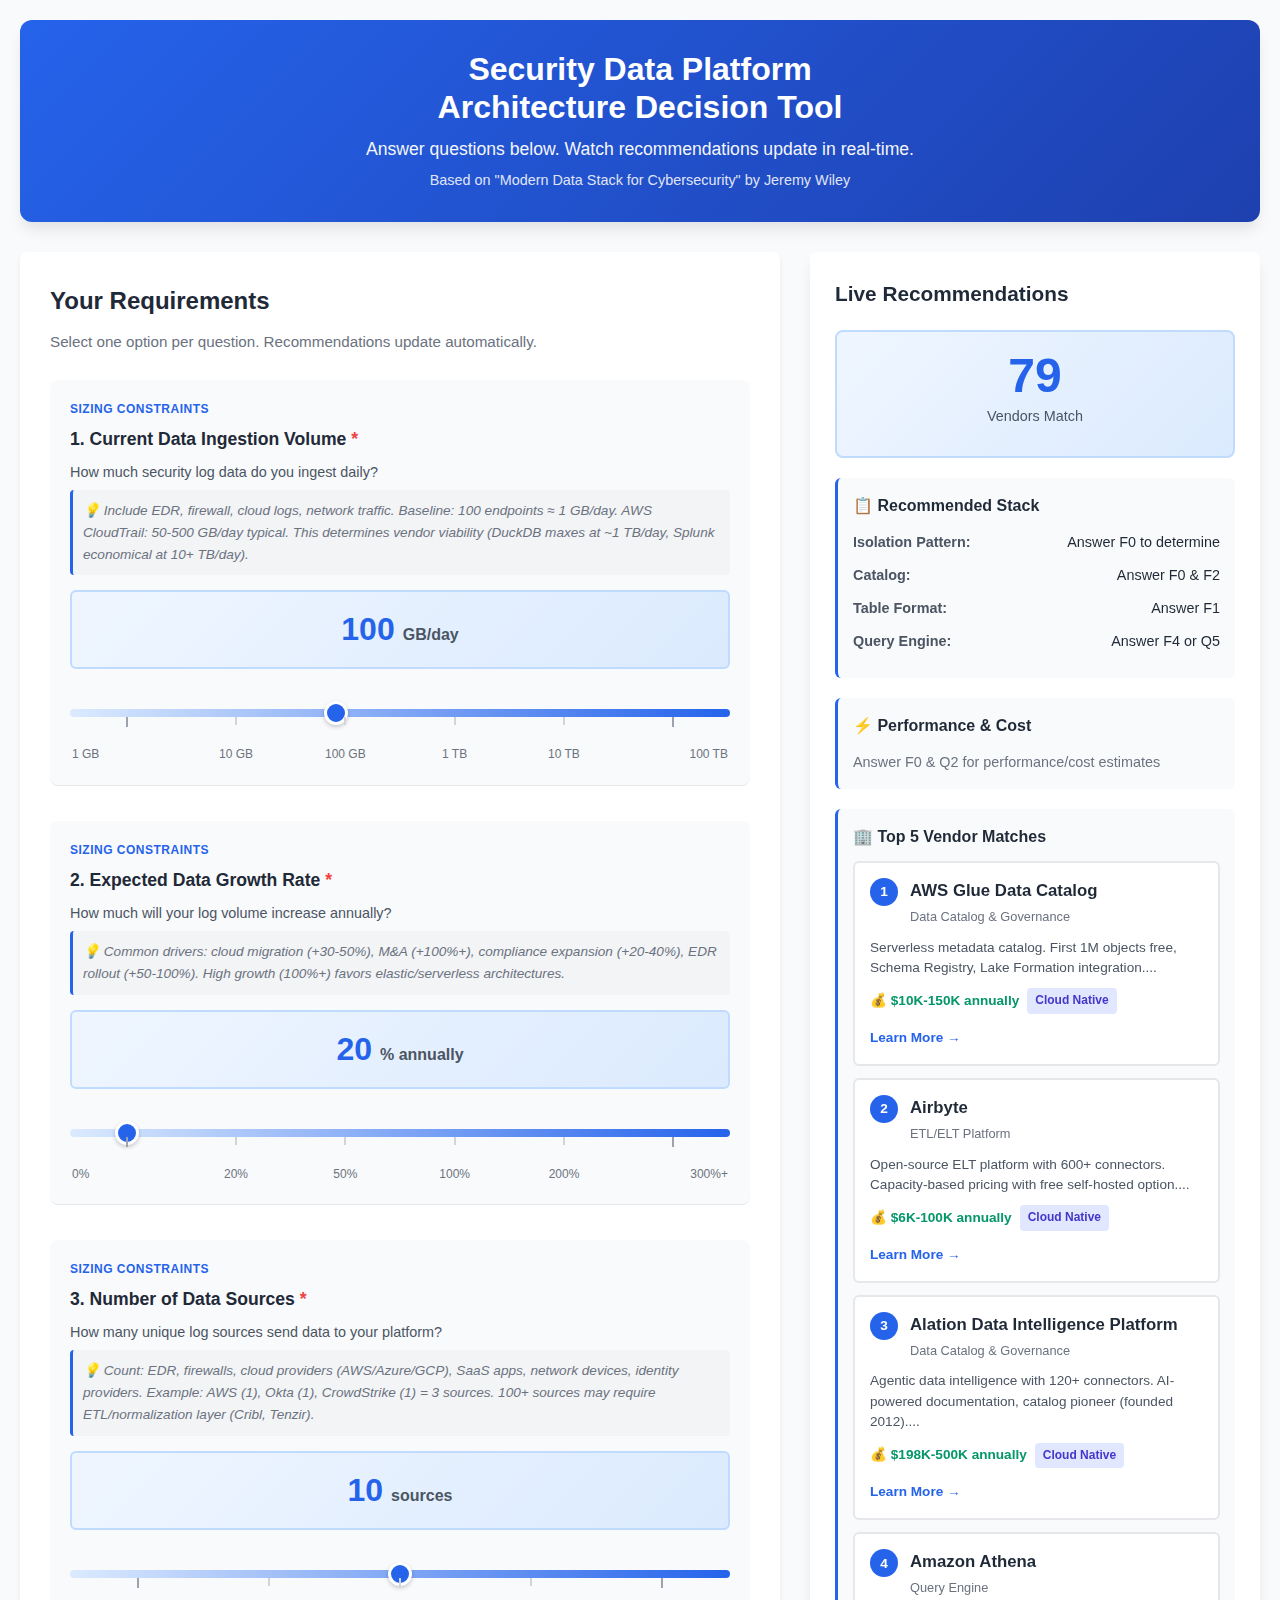
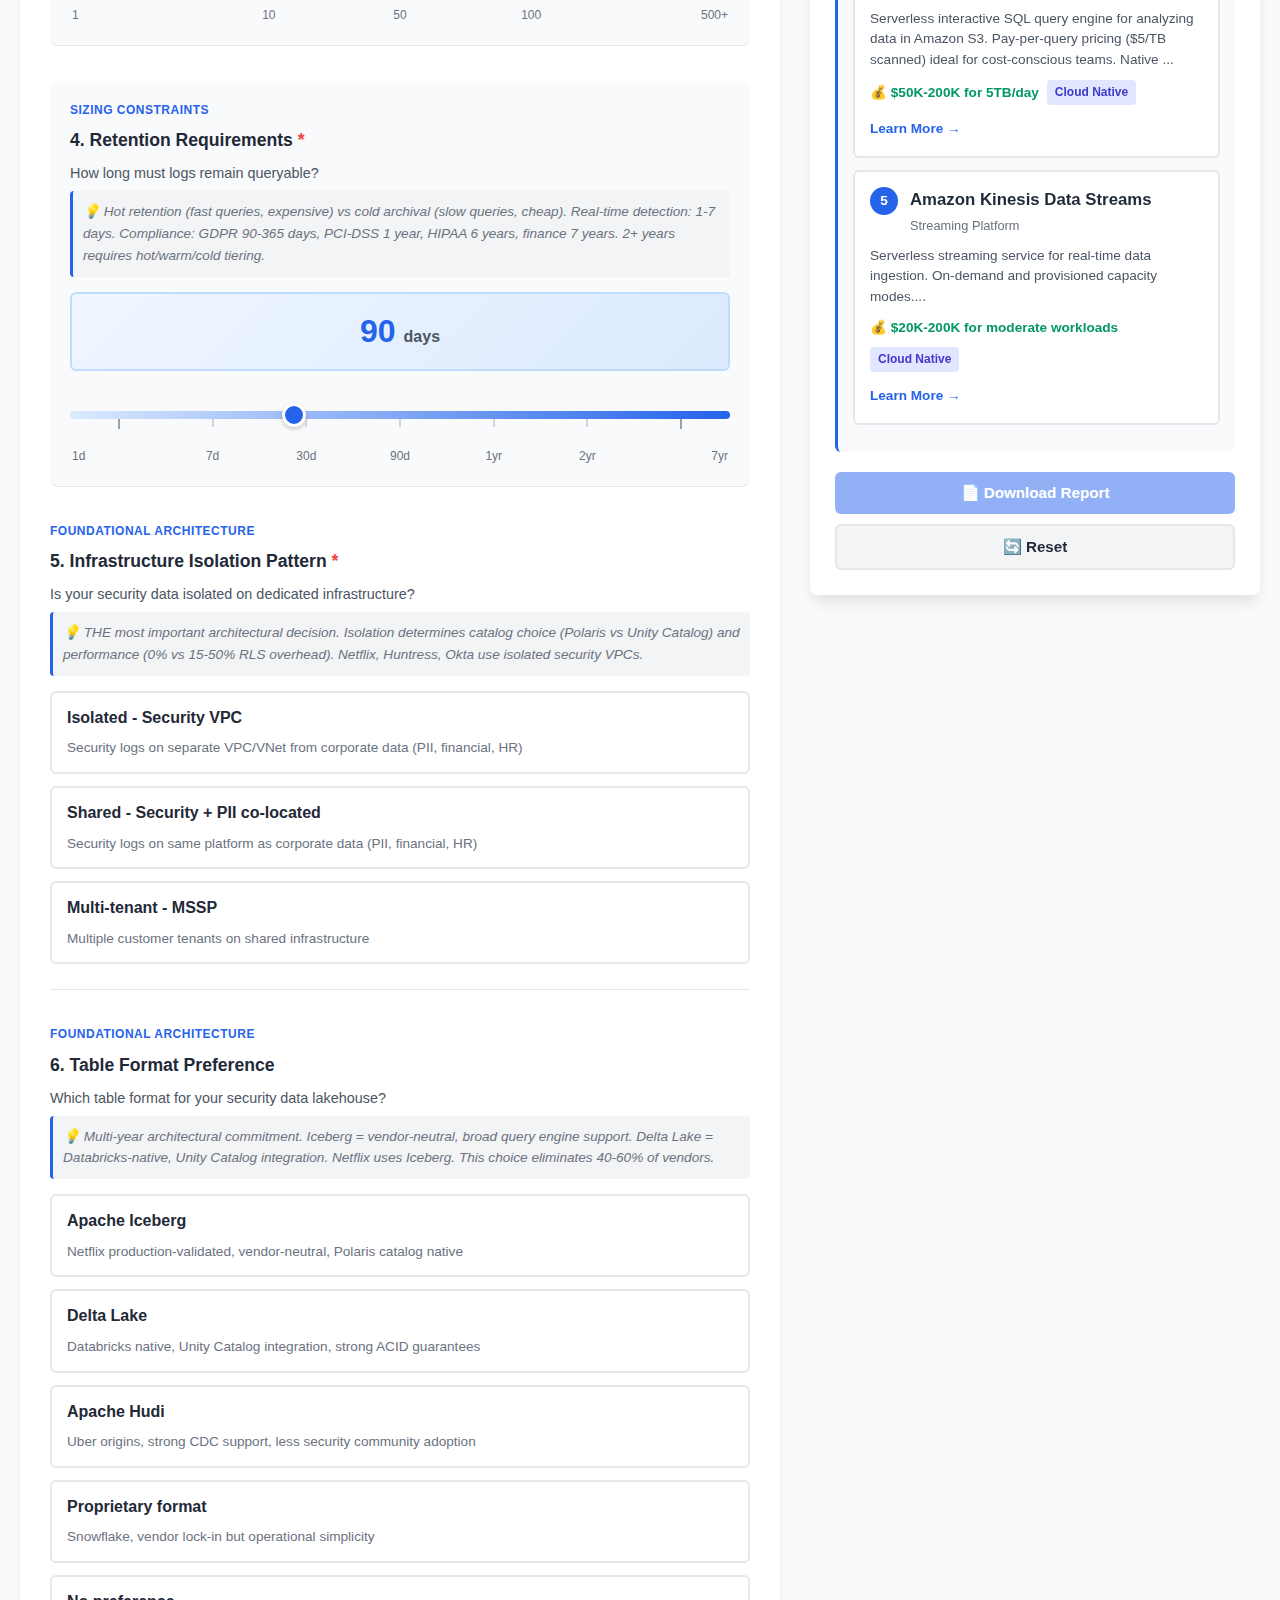
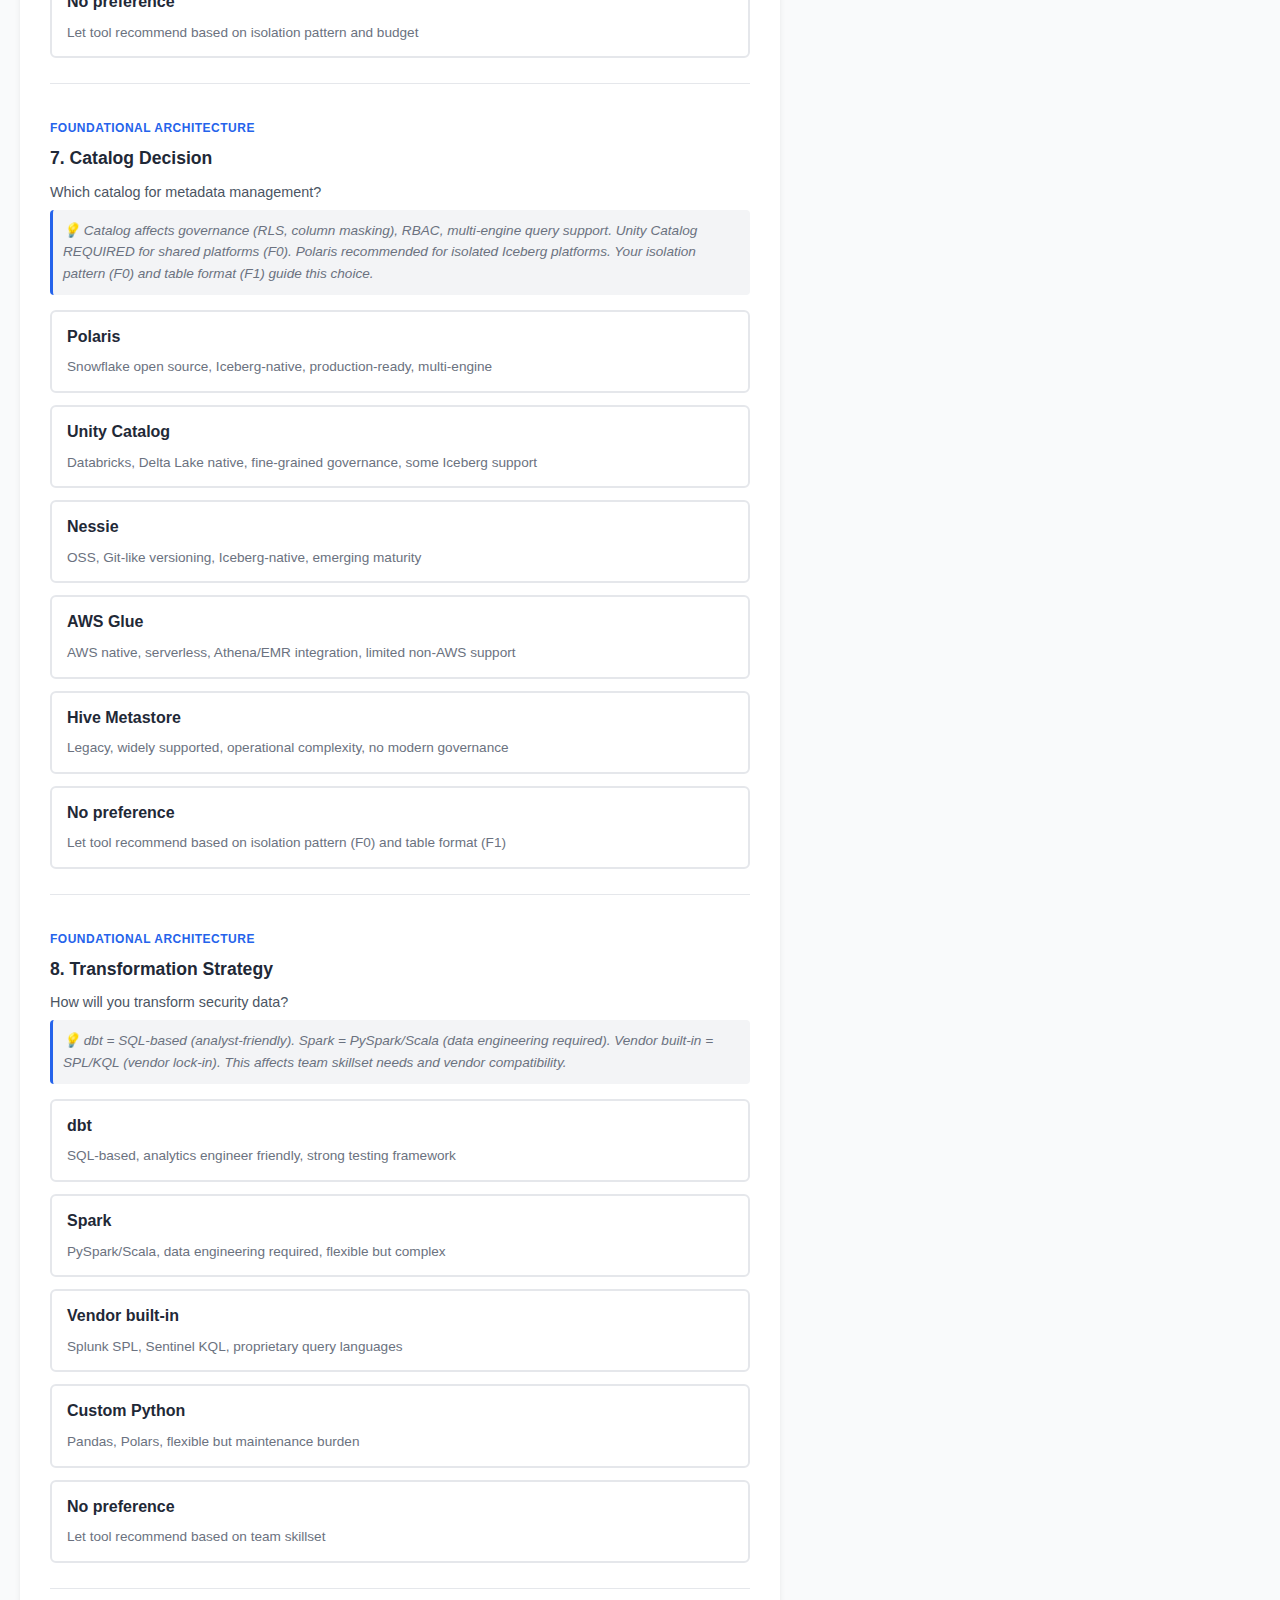
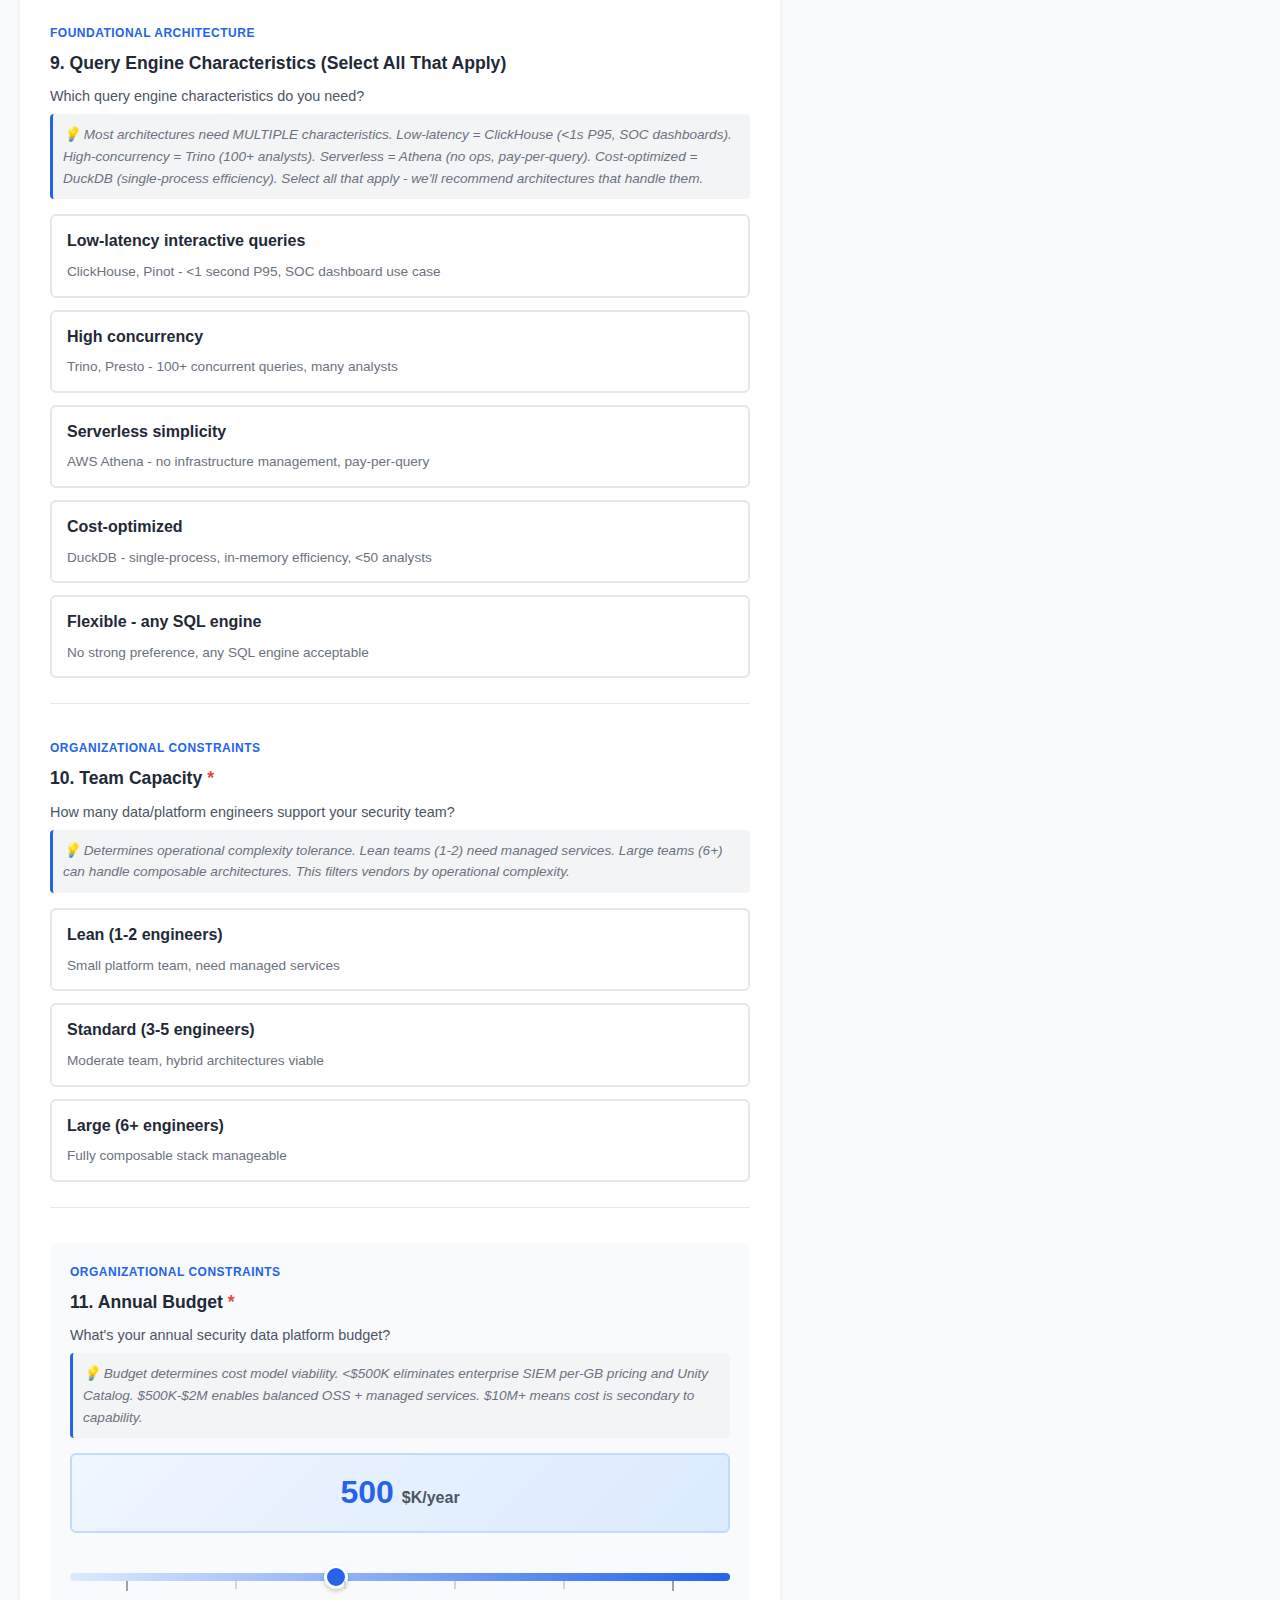
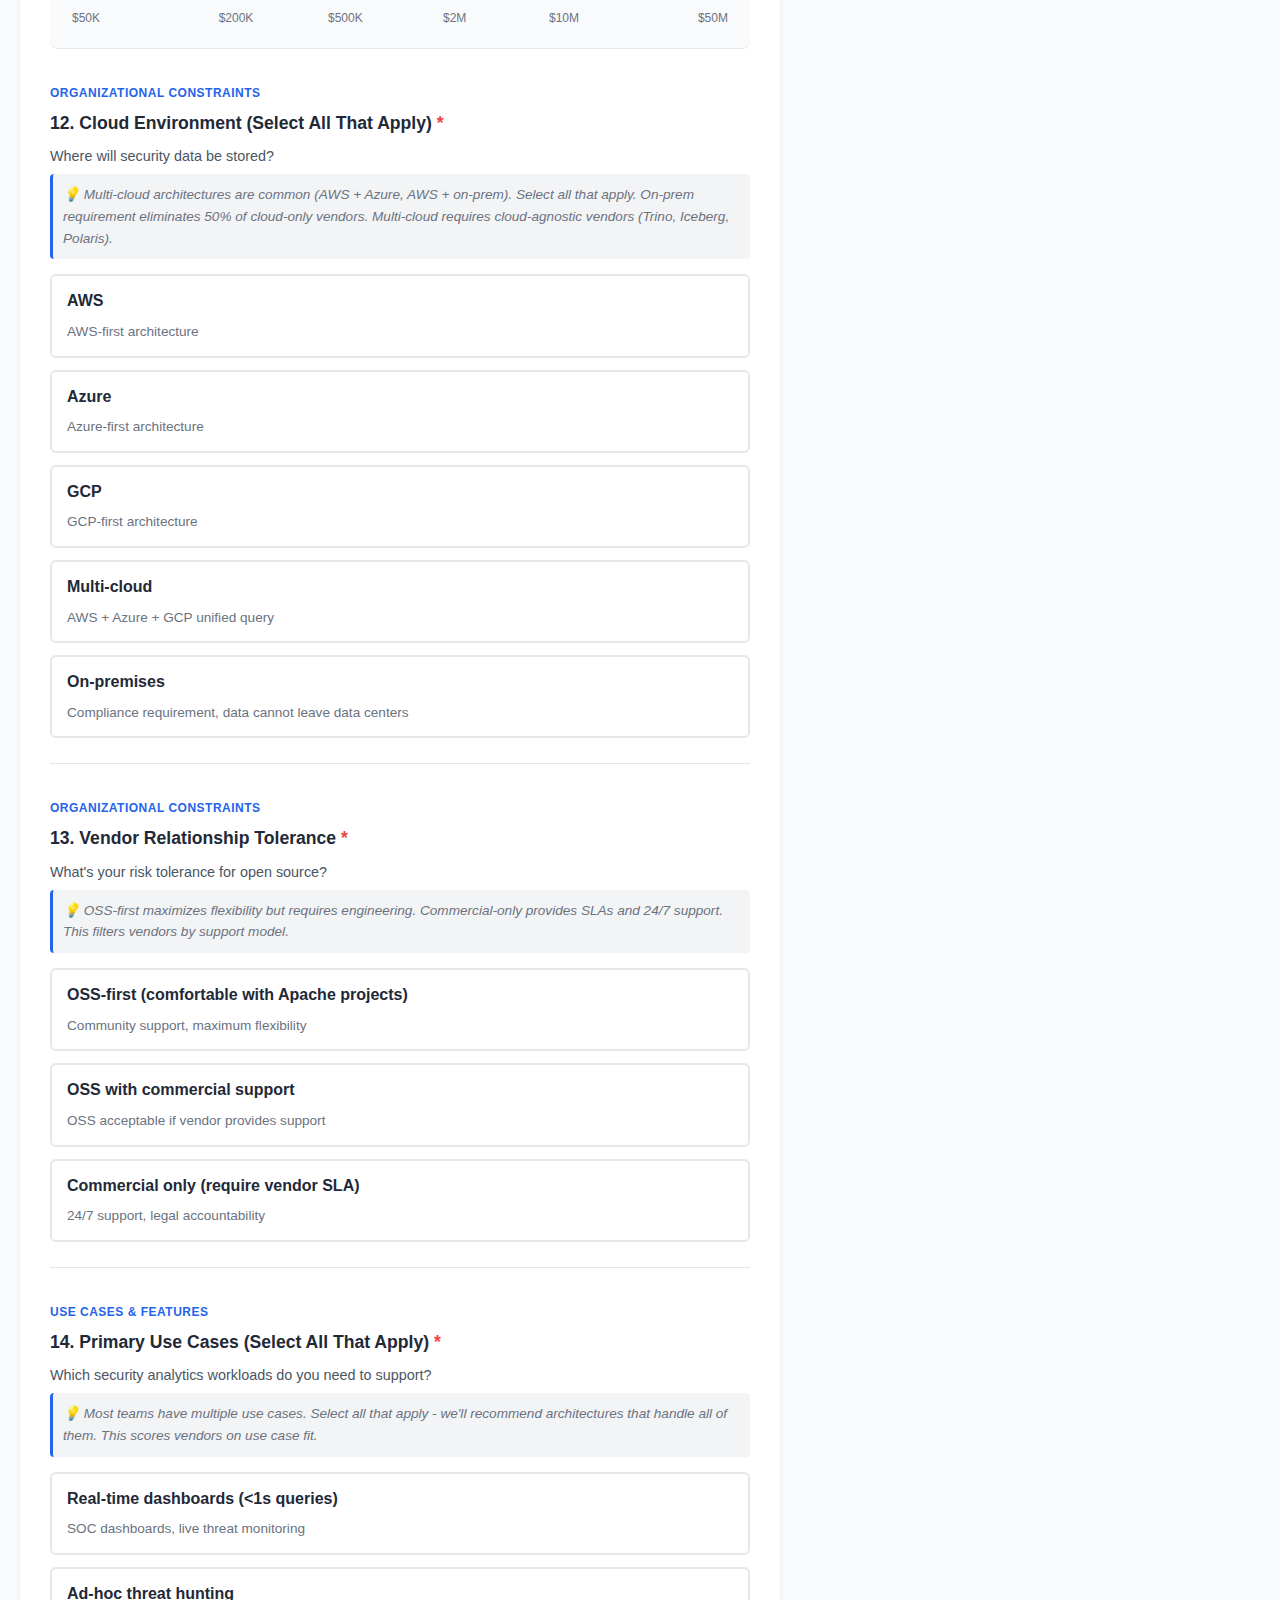
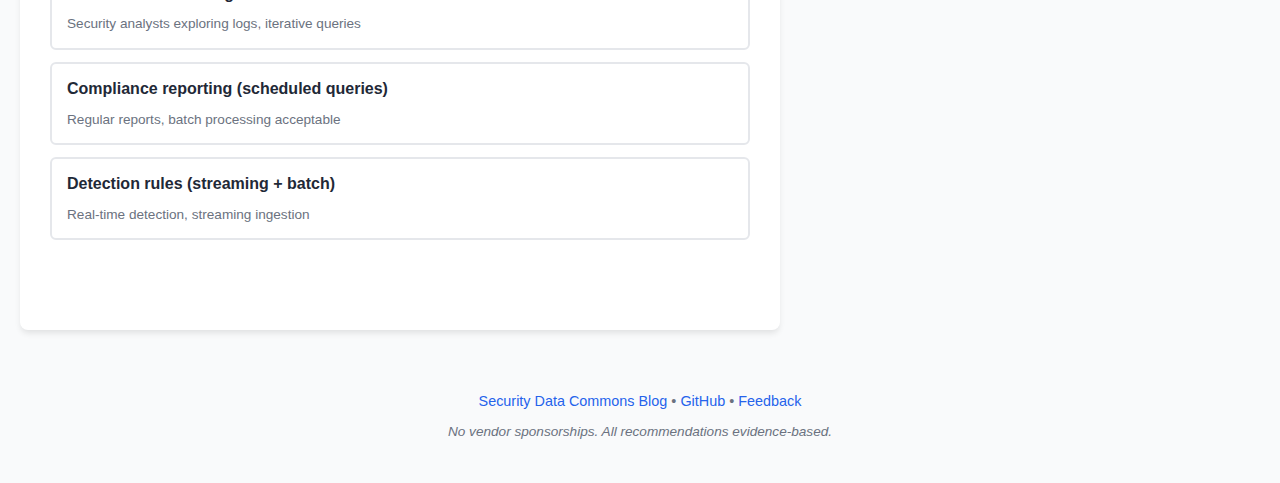
<file: docs/index.html>
<!DOCTYPE html>
<html lang="en">
<head>
    <meta charset="UTF-8">
    <meta name="viewport" content="width=device-width, initial-scale=1.0">
    <title>Security Data Platform Architecture Decision Tool</title>
    <meta name="description" content="Filter 71 security data platforms based on your constraints - real-time recommendations">
    <link rel="stylesheet" href="styles-v2.css">
</head>
<body>
    <div class="container">
        <!-- Header -->
        <header class="header">
            <h1>Security Data Platform<br>Architecture Decision Tool</h1>
            <p class="subtitle">Answer questions below. Watch recommendations update in real-time.</p>
            <p class="byline">Based on "Modern Data Stack for Cybersecurity" by Jeremy Wiley</p>
        </header>

        <!-- Main Content: Questions (Left) + Recommendations (Right) -->
        <div class="main-content">
            <!-- Left Column: Questions Form -->
            <div class="questions-panel">
                <h2>Your Requirements</h2>
                <p class="instructions">Select one option per question. Recommendations update automatically.</p>

                <form id="decisionForm">
                    <!-- Questions will be dynamically loaded here -->
                    <div id="questionsContainer"></div>
                </form>
            </div>

            <!-- Right Column: Live Recommendations -->
            <div class="recommendations-panel">
                <div class="recommendations-sticky">
                    <h2>Live Recommendations</h2>

                    <!-- Vendor Count -->
                    <div class="metric-card">
                        <div class="metric-value" id="vendorCount">71</div>
                        <div class="metric-label">Vendors Match</div>
                        <div class="metric-change" id="vendorChange"></div>
                    </div>

                    <!-- Architecture Stack -->
                    <div class="recommendation-section" id="architectureStack">
                        <h3>📋 Recommended Stack</h3>
                        <div class="stack-item">
                            <span class="stack-label">Isolation Pattern:</span>
                            <span class="stack-value" id="isolationPattern">Answer Q3</span>
                        </div>
                        <div class="stack-item">
                            <span class="stack-label">Catalog:</span>
                            <span class="stack-value" id="catalogRec">Answer Q2 & Q3</span>
                        </div>
                        <div class="stack-item">
                            <span class="stack-label">Table Format:</span>
                            <span class="stack-value" id="tableFormatRec">Answer Q3 & Q6</span>
                        </div>
                        <div class="stack-item">
                            <span class="stack-label">Query Engine:</span>
                            <span class="stack-value" id="queryEngineRec">Answer Q5</span>
                        </div>
                    </div>

                    <!-- Performance & TCO -->
                    <div class="recommendation-section" id="performanceTCO">
                        <h3>⚡ Performance & Cost</h3>
                        <div id="performanceMetrics"></div>
                    </div>

                    <!-- Production Examples -->
                    <div class="recommendation-section" id="productionExamples" style="display: none;">
                        <h3>🏢 Production Validation</h3>
                        <ul id="examplesList"></ul>
                    </div>

                    <!-- Action Buttons -->
                    <div class="action-buttons">
                        <button type="button" class="btn btn-primary" id="downloadBtn" disabled>
                            📄 Download Report
                        </button>
                        <button type="button" class="btn btn-secondary" id="resetBtn">
                            🔄 Reset
                        </button>
                    </div>
                </div>
            </div>
        </div>

        <!-- Footer -->
        <footer class="footer">
            <p>
                <a href="https://securitydatacommons.substack.com" target="_blank">Security Data Commons Blog</a> •
                <a href="https://github.com/flying-coyote/security-architect-mcp-server" target="_blank">GitHub</a> •
                <a href="https://github.com/flying-coyote/security-architect-mcp-server/issues" target="_blank">Feedback</a>
            </p>
            <p class="disclaimer">No vendor sponsorships. All recommendations evidence-based.</p>
        </footer>
    </div>

    <script src="decision-tree-v2.js"></script>
</body>
</html>
</file>
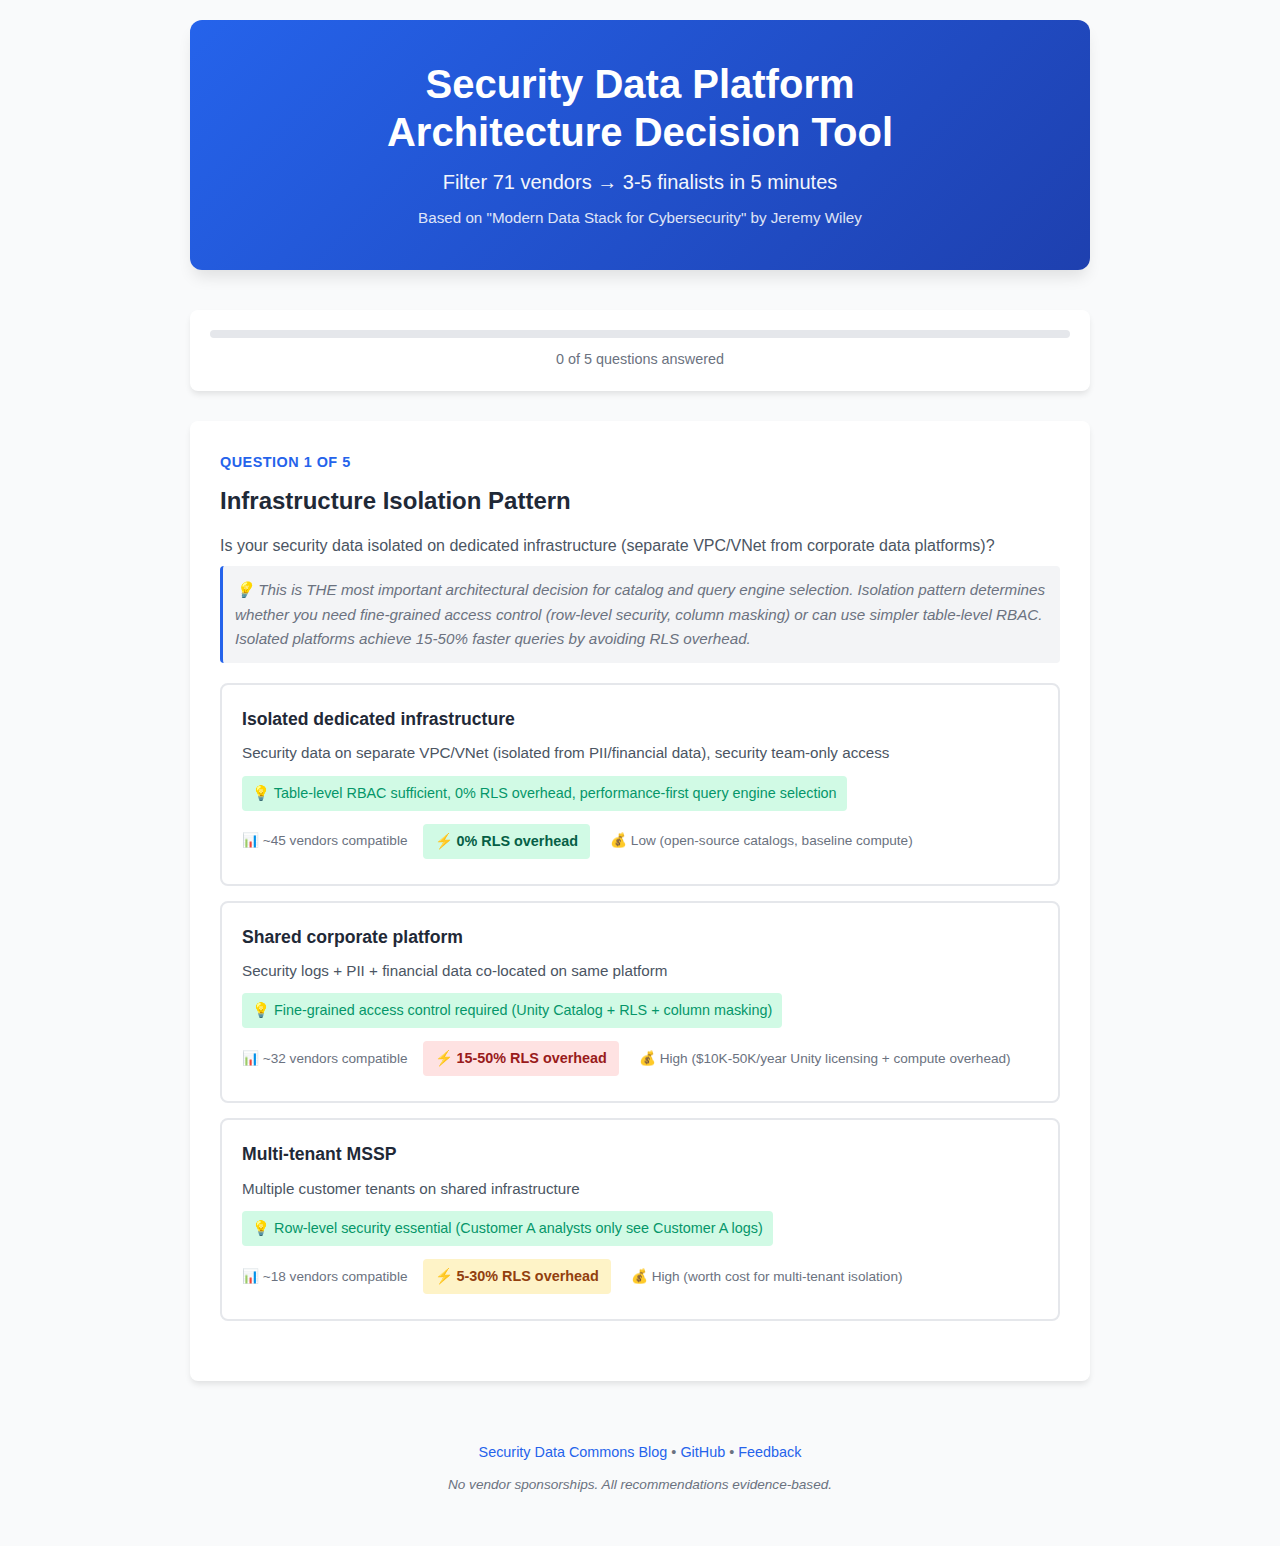
<file: docs/index-v1.html>
<!DOCTYPE html>
<html lang="en">
<head>
    <meta charset="UTF-8">
    <meta name="viewport" content="width=device-width, initial-scale=1.0">
    <title>Security Data Platform Architecture Decision Tool</title>
    <meta name="description" content="Filter 71 security data platforms to 3-5 finalists in 5 minutes using evidence-based decision framework">
    <link rel="stylesheet" href="styles.css">
</head>
<body>
    <div class="container">
        <!-- Header -->
        <header class="header">
            <h1>Security Data Platform<br>Architecture Decision Tool</h1>
            <p class="subtitle">Filter 71 vendors → 3-5 finalists in 5 minutes</p>
            <p class="byline">Based on "Modern Data Stack for Cybersecurity" by Jeremy Wiley</p>
        </header>

        <!-- Progress Bar -->
        <div class="progress-container">
            <div class="progress-bar" id="progressBar"></div>
            <p class="progress-text"><span id="currentQuestion">0</span> of <span id="totalQuestions">5</span> questions answered</p>
        </div>

        <!-- Question Container -->
        <div class="question-container" id="questionContainer">
            <!-- Questions will be dynamically loaded here -->
        </div>

        <!-- Recommendation Container (hidden initially) -->
        <div class="recommendation-container" id="recommendationContainer" style="display: none;">
            <h2>🎯 Your Recommended Architecture Stack</h2>
            <div id="recommendationContent"></div>

            <div class="action-buttons">
                <button class="btn btn-primary" onclick="downloadReport()">📄 Download Report</button>
                <button class="btn btn-secondary" onclick="resetDecisionTree()">🔄 Start Over</button>
            </div>
        </div>

        <!-- Footer -->
        <footer class="footer">
            <p>
                <a href="https://securitydatacommons.substack.com" target="_blank">Security Data Commons Blog</a> •
                <a href="https://github.com/flying-coyote/security-architect-mcp-server" target="_blank">GitHub</a> •
                <a href="https://github.com/flying-coyote/security-architect-mcp-server/issues" target="_blank">Feedback</a>
            </p>
            <p class="disclaimer">No vendor sponsorships. All recommendations evidence-based.</p>
        </footer>
    </div>

    <script src="decision-tree.js"></script>
</body>
</html>
</file>
<file: docs/styles-v2.css>
/* Reset and Base Styles */
* {
    margin: 0;
    padding: 0;
    box-sizing: border-box;
}

:root {
    --primary-color: #2563eb;
    --secondary-color: #10b981;
    --danger-color: #ef4444;
    --text-color: #1f2937;
    --bg-color: #f9fafb;
    --card-bg: #ffffff;
    --border-color: #e5e7eb;
    --shadow: 0 4px 6px -1px rgb(0 0 0 / 0.1);
    --shadow-lg: 0 10px 15px -3px rgb(0 0 0 / 0.1);
}

body {
    font-family: -apple-system, BlinkMacSystemFont, 'Segoe UI', Roboto, Oxygen, Ubuntu, Cantarell, sans-serif;
    line-height: 1.6;
    color: var(--text-color);
    background-color: var(--bg-color);
    padding: 20px;
}

.container {
    max-width: 1400px;
    margin: 0 auto;
}

/* Header */
.header {
    text-align: center;
    margin-bottom: 30px;
    padding: 30px 20px;
    background: linear-gradient(135deg, var(--primary-color) 0%, #1e40af 100%);
    color: white;
    border-radius: 12px;
    box-shadow: var(--shadow-lg);
}

.header h1 {
    font-size: 2rem;
    font-weight: 700;
    margin-bottom: 8px;
    line-height: 1.2;
}

.subtitle {
    font-size: 1.1rem;
    margin-bottom: 6px;
    opacity: 0.95;
}

.byline {
    font-size: 0.9rem;
    opacity: 0.85;
}

/* Main Content: Two Column Layout */
.main-content {
    display: grid;
    grid-template-columns: 1fr 450px;
    gap: 30px;
    margin-bottom: 40px;
}

/* Questions Panel (Left Column) */
.questions-panel {
    background-color: var(--card-bg);
    padding: 30px;
    border-radius: 8px;
    box-shadow: var(--shadow);
}

.questions-panel h2 {
    font-size: 1.5rem;
    margin-bottom: 10px;
    color: var(--text-color);
}

.instructions {
    font-size: 0.95rem;
    color: #6b7280;
    margin-bottom: 25px;
}

/* Question Styling */
.question-group {
    margin-bottom: 35px;
    padding-bottom: 25px;
    border-bottom: 1px solid var(--border-color);
}

.question-group:last-child {
    border-bottom: none;
}

.section-label {
    font-size: 0.75rem;
    font-weight: 600;
    color: var(--primary-color);
    text-transform: uppercase;
    letter-spacing: 0.5px;
    margin-bottom: 6px;
}

.question-title {
    font-size: 1.1rem;
    font-weight: 600;
    color: var(--text-color);
    margin-bottom: 8px;
}

.question-description {
    font-size: 0.9rem;
    color: #4b5563;
    margin-bottom: 6px;
}

.question-help {
    font-size: 0.85rem;
    color: #6b7280;
    font-style: italic;
    padding: 10px;
    background-color: #f3f4f6;
    border-left: 3px solid var(--primary-color);
    border-radius: 4px;
    margin-bottom: 15px;
}

/* Radio Button Options */
.options {
    display: flex;
    flex-direction: column;
    gap: 12px;
}

.option {
    position: relative;
    border: 2px solid var(--border-color);
    border-radius: 6px;
    padding: 12px 15px;
    cursor: pointer;
    transition: all 0.2s ease;
    background-color: white;
}

.option:hover {
    border-color: var(--primary-color);
    box-shadow: 0 2px 4px rgb(0 0 0 / 0.05);
}

.option.selected {
    border-color: var(--primary-color);
    background-color: #eff6ff;
}

.option input[type="radio"],
.option input[type="checkbox"] {
    position: absolute;
    opacity: 0;
    cursor: pointer;
}

.option-label {
    font-size: 1rem;
    font-weight: 600;
    color: var(--text-color);
    margin-bottom: 4px;
    display: block;
}

.option-description {
    font-size: 0.85rem;
    color: #6b7280;
}

/* Slider Question Styling */
.slider-question {
    padding: 20px;
    background-color: #f9fafb;
    border-radius: 8px;
}

.slider-value-display {
    display: flex;
    align-items: baseline;
    justify-content: center;
    margin-bottom: 20px;
    padding: 12px;
    background: linear-gradient(135deg, #eff6ff 0%, #dbeafe 100%);
    border-radius: 6px;
    border: 2px solid #bfdbfe;
}

.slider-current-value {
    font-size: 2rem;
    font-weight: 700;
    color: var(--primary-color);
    margin-right: 8px;
}

.slider-unit {
    font-size: 1rem;
    font-weight: 600;
    color: #4b5563;
}

/* Slider Input Styling */
.slider {
    -webkit-appearance: none;
    appearance: none;
    width: 100%;
    height: 8px;
    background: linear-gradient(to right, #dbeafe 0%, var(--primary-color) 100%);
    border-radius: 4px;
    outline: none;
    margin: 20px 0;
    cursor: pointer;
    transition: all 0.2s ease;
}

.slider:hover {
    box-shadow: 0 2px 8px rgba(37, 99, 235, 0.3);
}

.slider:focus {
    box-shadow: 0 0 0 3px rgba(37, 99, 235, 0.2);
}

/* Slider Thumb - Webkit (Chrome, Safari, Edge) */
.slider::-webkit-slider-thumb {
    -webkit-appearance: none;
    appearance: none;
    width: 24px;
    height: 24px;
    background-color: var(--primary-color);
    border: 3px solid white;
    border-radius: 50%;
    cursor: pointer;
    box-shadow: 0 2px 4px rgba(0, 0, 0, 0.2);
    transition: all 0.2s ease;
}

.slider::-webkit-slider-thumb:hover {
    background-color: #1d4ed8;
    transform: scale(1.15);
    box-shadow: 0 4px 8px rgba(0, 0, 0, 0.3);
}

.slider::-webkit-slider-thumb:active {
    transform: scale(1.05);
}

/* Slider Thumb - Firefox */
.slider::-moz-range-thumb {
    width: 24px;
    height: 24px;
    background-color: var(--primary-color);
    border: 3px solid white;
    border-radius: 50%;
    cursor: pointer;
    box-shadow: 0 2px 4px rgba(0, 0, 0, 0.2);
    transition: all 0.2s ease;
}

.slider::-moz-range-thumb:hover {
    background-color: #1d4ed8;
    transform: scale(1.15);
    box-shadow: 0 4px 8px rgba(0, 0, 0, 0.3);
}

.slider::-moz-range-thumb:active {
    transform: scale(1.05);
}

/* Slider Track - Firefox */
.slider::-moz-range-track {
    background: linear-gradient(to right, #dbeafe 0%, var(--primary-color) 100%);
    border-radius: 4px;
}

/* Slider Markers */
.slider-markers {
    display: flex;
    justify-content: space-between;
    margin-top: 8px;
    padding: 0 2px;
}

.slider-marker {
    font-size: 0.75rem;
    color: #6b7280;
    text-align: center;
    flex: 1;
    position: relative;
    cursor: pointer;
    transition: all 0.2s ease;
}

.slider-marker:first-child {
    text-align: left;
}

.slider-marker:last-child {
    text-align: right;
}

.slider-marker:hover {
    color: var(--primary-color);
    font-weight: 600;
}

.slider-marker::before {
    content: '';
    position: absolute;
    top: -28px;
    left: 50%;
    transform: translateX(-50%);
    width: 2px;
    height: 8px;
    background-color: #d1d5db;
}

.slider-marker:first-child::before,
.slider-marker:last-child::before {
    background-color: #9ca3af;
    height: 10px;
}

/* Recommendations Panel (Right Column) */
.recommendations-panel {
    position: relative;
}

.recommendations-sticky {
    position: sticky;
    top: 20px;
    background-color: var(--card-bg);
    padding: 25px;
    border-radius: 8px;
    box-shadow: var(--shadow-lg);
}

.recommendations-sticky h2 {
    font-size: 1.3rem;
    margin-bottom: 20px;
    color: var(--text-color);
}

/* Metric Card */
.metric-card {
    background: linear-gradient(135deg, #eff6ff 0%, #dbeafe 100%);
    padding: 20px;
    border-radius: 8px;
    text-align: center;
    margin-bottom: 20px;
    border: 2px solid #bfdbfe;
}

.metric-value {
    font-size: 3rem;
    font-weight: 700;
    color: var(--primary-color);
    line-height: 1;
}

.metric-label {
    font-size: 0.9rem;
    color: #4b5563;
    margin-top: 5px;
}

.metric-change {
    font-size: 0.85rem;
    color: #059669;
    margin-top: 8px;
    font-weight: 600;
}

.metric-change.negative {
    color: #dc2626;
}

/* Recommendation Sections */
.recommendation-section {
    margin-bottom: 20px;
    padding: 15px;
    background-color: #f9fafb;
    border-radius: 6px;
    border-left: 3px solid var(--primary-color);
}

.recommendation-section h3 {
    font-size: 1rem;
    margin-bottom: 12px;
    color: var(--text-color);
}

.stack-item {
    display: flex;
    justify-content: space-between;
    margin-bottom: 10px;
    font-size: 0.9rem;
}

.stack-label {
    font-weight: 600;
    color: #4b5563;
}

.stack-value {
    color: var(--text-color);
    text-align: right;
}

.performance-badge {
    display: inline-block;
    padding: 4px 10px;
    border-radius: 4px;
    font-size: 0.85rem;
    font-weight: 600;
    margin: 4px 4px 4px 0;
}

.performance-badge.good {
    background-color: #d1fae5;
    color: #065f46;
}

.performance-badge.moderate {
    background-color: #fef3c7;
    color: #92400e;
}

.performance-badge.high {
    background-color: #fee2e2;
    color: #991b1b;
}

#productionExamples ul {
    list-style: none;
    padding-left: 0;
}

#productionExamples li {
    padding: 6px 0;
    font-size: 0.9rem;
    color: #4b5563;
}

#productionExamples li:before {
    content: "✓ ";
    color: var(--secondary-color);
    font-weight: bold;
    margin-right: 6px;
}

/* Vendor Cards */
.vendor-card {
    border: 2px solid var(--border-color);
    border-radius: 6px;
    padding: 15px;
    margin-bottom: 12px;
    background-color: white;
    transition: all 0.2s ease;
}

.vendor-card:hover {
    border-color: var(--primary-color);
    box-shadow: 0 2px 4px rgb(0 0 0 / 0.1);
}

.vendor-header {
    display: flex;
    align-items: flex-start;
    gap: 12px;
    margin-bottom: 10px;
}

.vendor-rank {
    display: inline-flex;
    align-items: center;
    justify-content: center;
    width: 28px;
    height: 28px;
    background-color: var(--primary-color);
    color: white;
    border-radius: 50%;
    font-size: 0.85rem;
    font-weight: 700;
    flex-shrink: 0;
}

.vendor-name {
    font-size: 1.05rem;
    font-weight: 600;
    color: var(--text-color);
    margin-bottom: 2px;
}

.vendor-category {
    font-size: 0.8rem;
    color: #6b7280;
    font-weight: 500;
}

.vendor-description {
    font-size: 0.85rem;
    color: #4b5563;
    line-height: 1.5;
    margin-bottom: 10px;
}

.vendor-meta {
    display: flex;
    flex-wrap: wrap;
    gap: 8px;
    align-items: center;
    margin-bottom: 10px;
}

.vendor-cost {
    font-size: 0.85rem;
    color: #059669;
    font-weight: 600;
}

.vendor-badge {
    display: inline-block;
    padding: 3px 8px;
    background-color: #e0e7ff;
    color: #4338ca;
    border-radius: 4px;
    font-size: 0.75rem;
    font-weight: 600;
}

.vendor-link {
    display: inline-block;
    font-size: 0.85rem;
    color: var(--primary-color);
    text-decoration: none;
    font-weight: 600;
    transition: all 0.2s ease;
}

.vendor-link:hover {
    color: #1d4ed8;
    text-decoration: underline;
}

/* Action Buttons */
.action-buttons {
    display: flex;
    flex-direction: column;
    gap: 10px;
    margin-top: 20px;
}

.btn {
    padding: 12px 20px;
    border: none;
    border-radius: 6px;
    font-size: 0.95rem;
    font-weight: 600;
    cursor: pointer;
    transition: all 0.2s ease;
    text-align: center;
}

.btn-primary {
    background-color: var(--primary-color);
    color: white;
}

.btn-primary:hover:not(:disabled) {
    background-color: #1d4ed8;
    transform: translateY(-2px);
    box-shadow: var(--shadow);
}

.btn-primary:disabled {
    opacity: 0.5;
    cursor: not-allowed;
}

.btn-secondary {
    background-color: #f3f4f6;
    color: var(--text-color);
    border: 2px solid var(--border-color);
}

.btn-secondary:hover {
    background-color: #e5e7eb;
}

/* Footer */
.footer {
    text-align: center;
    padding: 20px;
    color: #6b7280;
    font-size: 0.9rem;
}

.footer a {
    color: var(--primary-color);
    text-decoration: none;
}

.footer a:hover {
    text-decoration: underline;
}

.disclaimer {
    margin-top: 8px;
    font-size: 0.85rem;
    font-style: italic;
}

/* Responsive Design */
@media (max-width: 1024px) {
    .main-content {
        grid-template-columns: 1fr;
    }

    .recommendations-sticky {
        position: static;
        margin-top: 20px;
    }
}

@media (max-width: 768px) {
    .header h1 {
        font-size: 1.6rem;
    }

    .subtitle {
        font-size: 1rem;
    }

    .questions-panel,
    .recommendations-sticky {
        padding: 20px;
    }

    .metric-value {
        font-size: 2.5rem;
    }
}

/* Animations */
@keyframes fadeIn {
    from {
        opacity: 0;
        transform: translateY(10px);
    }
    to {
        opacity: 1;
        transform: translateY(0);
    }
}

.question-group {
    animation: fadeIn 0.3s ease;
}

.recommendation-section {
    animation: fadeIn 0.4s ease;
}
</file>
<file: docs/styles.css>
/* Reset and Base Styles */
* {
    margin: 0;
    padding: 0;
    box-sizing: border-box;
}

:root {
    --primary-color: #2563eb;
    --secondary-color: #10b981;
    --danger-color: #ef4444;
    --text-color: #1f2937;
    --bg-color: #f9fafb;
    --card-bg: #ffffff;
    --border-color: #e5e7eb;
    --shadow: 0 4px 6px -1px rgb(0 0 0 / 0.1);
    --shadow-lg: 0 10px 15px -3px rgb(0 0 0 / 0.1);
}

body {
    font-family: -apple-system, BlinkMacSystemFont, 'Segoe UI', Roboto, Oxygen, Ubuntu, Cantarell, sans-serif;
    line-height: 1.6;
    color: var(--text-color);
    background-color: var(--bg-color);
    padding: 20px;
}

.container {
    max-width: 900px;
    margin: 0 auto;
}

/* Header */
.header {
    text-align: center;
    margin-bottom: 40px;
    padding: 40px 20px;
    background: linear-gradient(135deg, var(--primary-color) 0%, #1e40af 100%);
    color: white;
    border-radius: 12px;
    box-shadow: var(--shadow-lg);
}

.header h1 {
    font-size: 2.5rem;
    font-weight: 700;
    margin-bottom: 10px;
    line-height: 1.2;
}

.subtitle {
    font-size: 1.25rem;
    margin-bottom: 8px;
    opacity: 0.95;
}

.byline {
    font-size: 0.95rem;
    opacity: 0.85;
}

/* Progress Bar */
.progress-container {
    margin-bottom: 30px;
    background-color: var(--card-bg);
    padding: 20px;
    border-radius: 8px;
    box-shadow: var(--shadow);
}

.progress-bar {
    height: 8px;
    background-color: var(--border-color);
    border-radius: 4px;
    overflow: hidden;
    margin-bottom: 10px;
    position: relative;
}

.progress-bar::after {
    content: '';
    position: absolute;
    left: 0;
    top: 0;
    height: 100%;
    width: var(--progress, 0%);
    background: linear-gradient(90deg, var(--primary-color), var(--secondary-color));
    transition: width 0.3s ease;
}

.progress-text {
    text-align: center;
    font-size: 0.9rem;
    color: #6b7280;
}

/* Question Container */
.question-container {
    background-color: var(--card-bg);
    padding: 30px;
    border-radius: 8px;
    box-shadow: var(--shadow);
    margin-bottom: 30px;
}

.question {
    margin-bottom: 30px;
}

.question-header {
    margin-bottom: 20px;
}

.question-number {
    font-size: 0.9rem;
    font-weight: 600;
    color: var(--primary-color);
    text-transform: uppercase;
    letter-spacing: 0.5px;
    margin-bottom: 8px;
}

.question-title {
    font-size: 1.5rem;
    font-weight: 600;
    color: var(--text-color);
    margin-bottom: 12px;
}

.question-description {
    font-size: 1rem;
    color: #4b5563;
    margin-bottom: 8px;
}

.question-context {
    font-size: 0.95rem;
    color: #6b7280;
    font-style: italic;
    padding: 12px;
    background-color: #f3f4f6;
    border-left: 3px solid var(--primary-color);
    border-radius: 4px;
    margin-bottom: 20px;
}

/* Options */
.options {
    display: flex;
    flex-direction: column;
    gap: 15px;
}

.option {
    position: relative;
    border: 2px solid var(--border-color);
    border-radius: 8px;
    padding: 20px;
    cursor: pointer;
    transition: all 0.2s ease;
    background-color: white;
}

.option:hover {
    border-color: var(--primary-color);
    box-shadow: var(--shadow);
    transform: translateY(-2px);
}

.option.selected {
    border-color: var(--primary-color);
    background-color: #eff6ff;
}

.option input[type="radio"] {
    position: absolute;
    opacity: 0;
    cursor: pointer;
}

.option-label {
    font-size: 1.1rem;
    font-weight: 600;
    color: var(--text-color);
    margin-bottom: 8px;
    display: block;
}

.option-description {
    font-size: 0.95rem;
    color: #4b5563;
    margin-bottom: 10px;
}

.option-impact {
    font-size: 0.9rem;
    color: #059669;
    background-color: #d1fae5;
    padding: 6px 10px;
    border-radius: 4px;
    display: inline-block;
    margin-bottom: 8px;
}

.option-meta {
    font-size: 0.85rem;
    color: #6b7280;
    display: flex;
    gap: 15px;
    flex-wrap: wrap;
}

.option-meta span {
    display: flex;
    align-items: center;
    gap: 5px;
}

/* Recommendation Container */
.recommendation-container {
    background-color: var(--card-bg);
    padding: 30px;
    border-radius: 8px;
    box-shadow: var(--shadow-lg);
    margin-bottom: 30px;
}

.recommendation-container h2 {
    font-size: 2rem;
    margin-bottom: 25px;
    color: var(--text-color);
}

.recommendation-section {
    margin-bottom: 25px;
    padding: 20px;
    background-color: #f9fafb;
    border-radius: 8px;
    border-left: 4px solid var(--primary-color);
}

.recommendation-section h3 {
    font-size: 1.3rem;
    margin-bottom: 12px;
    color: var(--text-color);
}

.recommendation-item {
    margin-bottom: 12px;
}

.recommendation-label {
    font-weight: 600;
    color: #4b5563;
    margin-right: 8px;
}

.recommendation-value {
    color: var(--text-color);
}

.performance-badge {
    display: inline-block;
    padding: 6px 12px;
    border-radius: 4px;
    font-size: 0.9rem;
    font-weight: 600;
    margin: 5px 5px 5px 0;
}

.performance-badge.good {
    background-color: #d1fae5;
    color: #065f46;
}

.performance-badge.moderate {
    background-color: #fef3c7;
    color: #92400e;
}

.performance-badge.high {
    background-color: #fee2e2;
    color: #991b1b;
}

/* Buttons */
.action-buttons {
    display: flex;
    gap: 15px;
    margin-top: 25px;
    flex-wrap: wrap;
}

.btn {
    padding: 12px 24px;
    border: none;
    border-radius: 6px;
    font-size: 1rem;
    font-weight: 600;
    cursor: pointer;
    transition: all 0.2s ease;
    text-decoration: none;
    display: inline-block;
}

.btn-primary {
    background-color: var(--primary-color);
    color: white;
}

.btn-primary:hover {
    background-color: #1d4ed8;
    transform: translateY(-2px);
    box-shadow: var(--shadow);
}

.btn-secondary {
    background-color: #f3f4f6;
    color: var(--text-color);
    border: 2px solid var(--border-color);
}

.btn-secondary:hover {
    background-color: #e5e7eb;
}

.btn:disabled {
    opacity: 0.5;
    cursor: not-allowed;
}

/* Footer */
.footer {
    text-align: center;
    padding: 30px 20px;
    color: #6b7280;
    font-size: 0.9rem;
}

.footer a {
    color: var(--primary-color);
    text-decoration: none;
}

.footer a:hover {
    text-decoration: underline;
}

.disclaimer {
    margin-top: 10px;
    font-size: 0.85rem;
    font-style: italic;
}

/* Responsive Design */
@media (max-width: 768px) {
    .header h1 {
        font-size: 2rem;
    }

    .subtitle {
        font-size: 1.1rem;
    }

    .question-title {
        font-size: 1.3rem;
    }

    .option {
        padding: 15px;
    }

    .action-buttons {
        flex-direction: column;
    }

    .btn {
        width: 100%;
    }
}

/* Animations */
@keyframes fadeIn {
    from {
        opacity: 0;
        transform: translateY(20px);
    }
    to {
        opacity: 1;
        transform: translateY(0);
    }
}

.question {
    animation: fadeIn 0.4s ease;
}

.recommendation-container {
    animation: fadeIn 0.6s ease;
}
</file>
